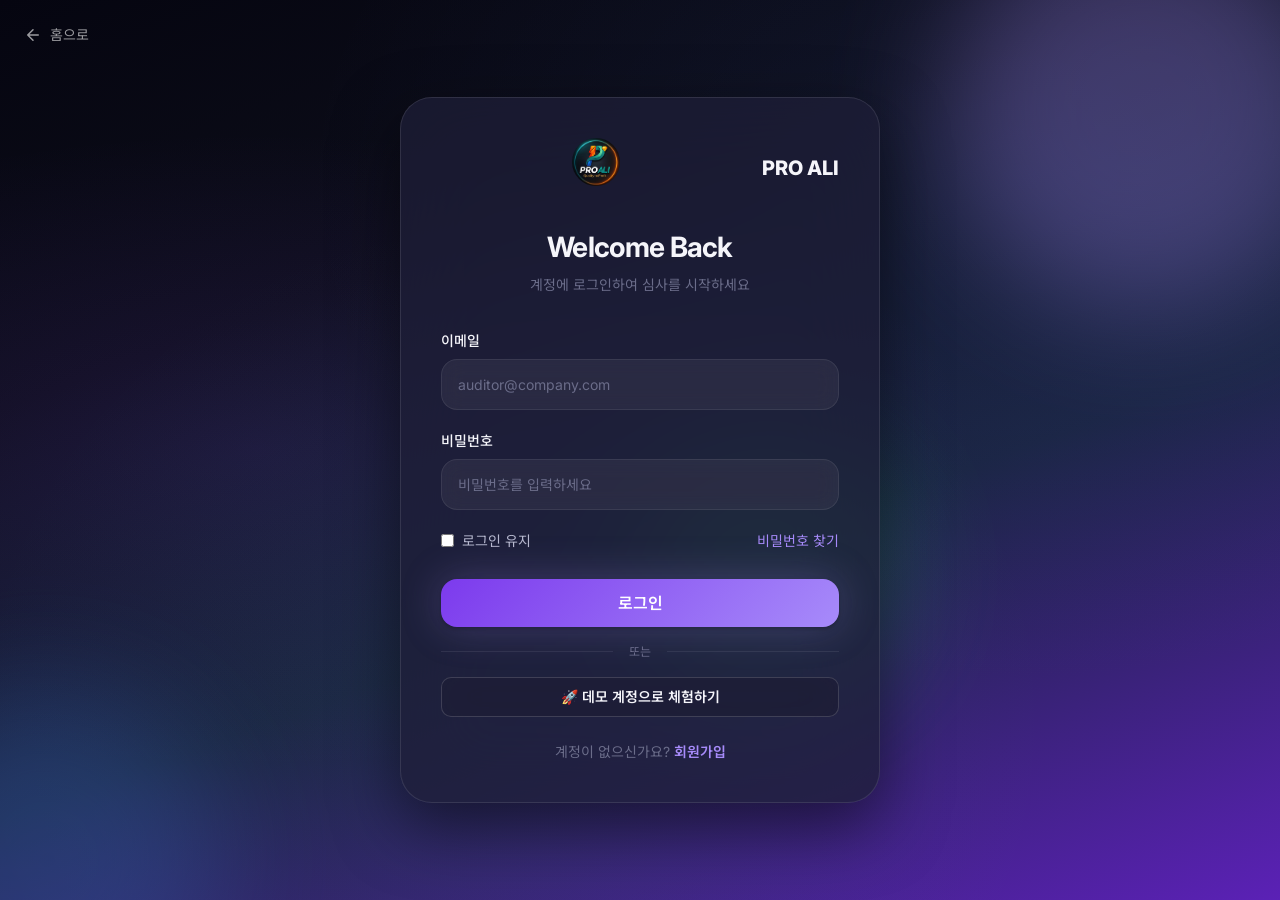
<file: login.html>
<!DOCTYPE html>
<html lang="ko" data-theme="dark">
<head>
  <meta charset="UTF-8">
  <meta name="viewport" content="width=device-width, initial-scale=1.0">
  <meta name="description" content="PRO ALI SMART Audit Copilot — 로그인 및 회원가입">
  <title>로그인 — Audit Copilot</title>
  <link rel="stylesheet" href="css/design-system.css?v=3">
  <link rel="stylesheet" href="css/components.css?v=3">
  <link rel="stylesheet" href="css/animations.css?v=3">
  <link rel="stylesheet" href="css/pages/login.css?v=3">
</head>
<body>

  <!-- ═══ Back Link ═══ -->
  <a href="index.html" class="back-to-landing">
    <svg width="18" height="18" viewBox="0 0 24 24" fill="none" stroke="currentColor" stroke-width="2" stroke-linecap="round" stroke-linejoin="round"><path d="M19 12H5M12 19l-7-7 7-7"/></svg>
    홈으로
  </a>

  <!-- ═══ Decorative Orbs ═══ -->
  <div class="login-page">
    <div class="orb orb-1"></div>
    <div class="orb orb-2"></div>
    <div class="orb orb-3"></div>

    <div class="auth-container">
      <div class="auth-card">
        <!-- Logo -->
        <a href="index.html" class="auth-logo">
          <div class="logo-icon" style="background: none; padding: 0; display: flex; align-items: center; justify-content: center; width: 48px; height: 48px; margin: 0 auto 12px auto;">
            <img src="assets/images/logo_dark.jpg" alt="PRO ALI" style="width: 100%; height: 100%; object-fit: cover; border-radius: 50%;">
          </div>
          <div class="logo-text" style="font-weight: 800; font-size: 20px; color: var(--color-text);">PRO ALI</div>
        </a>

        <!-- ═══ Login Panel ═══ -->
        <div id="loginPanel" class="auth-panel active">
          <h1 class="auth-title">Welcome Back</h1>
          <p class="auth-subtitle">계정에 로그인하여 심사를 시작하세요</p>

          <div id="loginMessage" class="auth-message"></div>

          <form class="auth-form" id="loginForm" onsubmit="handleLogin(event)">
            <div class="form-group">
              <label class="form-label" for="loginEmail">이메일</label>
              <input type="email" id="loginEmail" class="form-input" placeholder="auditor@company.com" required autocomplete="email">
            </div>
            <div class="form-group">
              <label class="form-label" for="loginPassword">비밀번호</label>
              <input type="password" id="loginPassword" class="form-input" placeholder="비밀번호를 입력하세요" required autocomplete="current-password">
            </div>
            <div style="display: flex; justify-content: space-between; align-items: center;">
              <label style="display: flex; align-items: center; gap: 8px; font-size: var(--text-sm); color: var(--color-text-secondary); cursor: pointer;">
                <input type="checkbox" id="rememberMe" style="accent-color: var(--color-accent);"> 로그인 유지
              </label>
              <a href="#" style="font-size: var(--text-sm); color: var(--color-accent);">비밀번호 찾기</a>
            </div>
            <button type="submit" class="btn btn-accent btn-submit hover-shine" id="loginBtn">
              로그인
            </button>
          </form>

          <div class="auth-divider">
            <span>또는</span>
          </div>

          <button class="btn btn-secondary" style="width: 100%; padding: var(--space-3);" onclick="showDemoLogin()">
            🚀 데모 계정으로 체험하기
          </button>

          <div class="auth-switch">
            계정이 없으신가요? <a onclick="switchPanel('register')">회원가입</a>
          </div>
        </div>

        <!-- ═══ Register Panel ═══ -->
        <div id="registerPanel" class="auth-panel">
          <h1 class="auth-title">Create Account</h1>
          <p class="auth-subtitle">무료로 가입하고 AI 심사를 시작하세요</p>

          <div id="registerMessage" class="auth-message"></div>

          <form class="auth-form" id="registerForm" onsubmit="handleRegister(event)">
            <div class="form-group">
              <label class="form-label" for="regName">이름 <span class="required">*</span></label>
              <input type="text" id="regName" class="form-input" placeholder="홍길동" required>
            </div>
            <div class="form-group">
              <label class="form-label" for="regEmail">이메일 <span class="required">*</span></label>
              <input type="email" id="regEmail" class="form-input" placeholder="auditor@company.com" required>
            </div>
            <div class="form-group">
              <label class="form-label" for="regPassword">비밀번호 <span class="required">*</span></label>
              <input type="password" id="regPassword" class="form-input" placeholder="8자 이상 영문/숫자/특수문자" required minlength="8" oninput="updatePasswordStrength(this.value)">
              <div class="password-strength">
                <div class="strength-bar" id="str1"></div>
                <div class="strength-bar" id="str2"></div>
                <div class="strength-bar" id="str3"></div>
                <div class="strength-bar" id="str4"></div>
              </div>
            </div>
            <div class="form-group">
              <label class="form-label" for="regOrg">조직명</label>
              <input type="text" id="regOrg" class="form-input" placeholder="회사명 또는 인증기관명">
            </div>
            <div class="form-group">
              <label class="form-label">역할 선택 <span class="required">*</span></label>
              <div class="role-select">
                <label class="role-option selected" onclick="selectRole(this)">
                  <input type="radio" name="role" value="auditor" checked>
                  <span class="role-check"></span>
                  심사원
                </label>
                <label class="role-option" onclick="selectRole(this)">
                  <input type="radio" name="role" value="lead-auditor">
                  <span class="role-check"></span>
                  선임심사원
                </label>
                <label class="role-option" onclick="selectRole(this)">
                  <input type="radio" name="role" value="consultant">
                  <span class="role-check"></span>
                  컨설턴트
                </label>
                <label class="role-option" onclick="selectRole(this)">
                  <input type="radio" name="role" value="quality-manager">
                  <span class="role-check"></span>
                  품질관리자
                </label>
              </div>
            </div>

            <label style="display: flex; align-items: flex-start; gap: 8px; font-size: var(--text-xs); color: var(--color-text-secondary); cursor: pointer;">
              <input type="checkbox" id="agreeTerms" required style="accent-color: var(--color-accent); margin-top: 2px;">
              <span><a href="#" style="color: var(--color-accent);">이용약관</a> 및 <a href="#" style="color: var(--color-accent);">개인정보처리방침</a>에 동의합니다.</span>
            </label>

            <button type="submit" class="btn btn-accent btn-submit hover-shine" id="registerBtn">
              무료 계정 생성
            </button>
          </form>

          <div class="auth-switch">
            이미 계정이 있으신가요? <a onclick="switchPanel('login')">로그인</a>
          </div>
        </div>

      </div>
    </div>
  </div>

  <script>
    // ── Panel Switch ──
    function switchPanel(panel) {
      document.querySelectorAll('.auth-panel').forEach(p => p.classList.remove('active'));
      document.getElementById(panel + 'Panel').classList.add('active');
      clearMessages();
    }

    // ── Check URL Hash ──
    if (window.location.hash === '#register') {
      switchPanel('register');
    }

    // ── Role Selection ──
    function selectRole(el) {
      document.querySelectorAll('.role-option').forEach(r => r.classList.remove('selected'));
      el.classList.add('selected');
      el.querySelector('input').checked = true;
    }

    // ── Password Strength ──
    function updatePasswordStrength(password) {
      const bars = [
        document.getElementById('str1'),
        document.getElementById('str2'),
        document.getElementById('str3'),
        document.getElementById('str4')
      ];

      let score = 0;
      if (password.length >= 8) score++;
      if (/[A-Z]/.test(password)) score++;
      if (/[0-9]/.test(password)) score++;
      if (/[^A-Za-z0-9]/.test(password)) score++;

      const levelClass = score <= 1 ? 'weak' : score <= 2 ? 'medium' : 'strong';

      bars.forEach((bar, i) => {
        bar.className = 'strength-bar';
        if (i < score) {
          bar.classList.add('active', levelClass);
        }
      });
    }

    // ── Show Message ──
    function showMessage(panelId, type, text) {
      const msgEl = document.getElementById(panelId + 'Message');
      msgEl.className = `auth-message show ${type}`;
      msgEl.innerHTML = `${type === 'success' ? '✅' : '❌'} ${text}`;
    }

    function clearMessages() {
      document.querySelectorAll('.auth-message').forEach(m => {
        m.className = 'auth-message';
        m.innerHTML = '';
      });
    }

    // ── SHA-256 Hash (Web Crypto API) ──
    async function sha256(message) {
      const msgBuffer = new TextEncoder().encode(message);
      const hashBuffer = await crypto.subtle.digest('SHA-256', msgBuffer);
      const hashArray = Array.from(new Uint8Array(hashBuffer));
      return hashArray.map(b => b.toString(16).padStart(2, '0')).join('');
    }

    // ── Google Apps Script API URL ──
    // TODO: 배포 후 실제 URL로 교체
    const API_BASE_URL = '';

    // ── Login Handler ──
    async function handleLogin(e) {
      e.preventDefault();
      const btn = document.getElementById('loginBtn');
      btn.innerHTML = '<span class="loading-spinner" style="width:20px;height:20px;border-width:2px;"></span> 로그인 중...';
      btn.disabled = true;

      const email = document.getElementById('loginEmail').value;
      const password = document.getElementById('loginPassword').value;

      try {
        if (API_BASE_URL) {
          // 실제 API 호출
          const passwordHash = await sha256(password);
          const response = await fetch(`${API_BASE_URL}?action=login`, {
            method: 'POST',
            headers: { 'Content-Type': 'application/json' },
            body: JSON.stringify({ email, password_hash: passwordHash })
          });
          const data = await response.json();

          if (data.success) {
            localStorage.setItem('audit_session', JSON.stringify({
              token: data.token,
              user: data.user
            }));
            showMessage('login', 'success', '로그인 성공! Dashboard로 이동합니다.');
            setTimeout(() => window.location.href = 'dashboard.html', 1000);
          } else {
            showMessage('login', 'error', data.message || '이메일 또는 비밀번호가 올바르지 않습니다.');
          }
        } else {
          // 데모 모드 — localStorage에서 사용자 확인
          const users = JSON.parse(localStorage.getItem('audit_users') || '[]');
          const passwordHash = await sha256(password);
          const user = users.find(u => u.email === email && u.password_hash === passwordHash);

          if (user) {
            const session = {
              token: 'demo-' + Date.now(),
              user: { id: user.id, name: user.name, email: user.email, role: user.role, plan: user.plan }
            };
            localStorage.setItem('audit_session', JSON.stringify(session));
            showMessage('login', 'success', '로그인 성공! Dashboard로 이동합니다.');
            setTimeout(() => window.location.href = 'dashboard.html', 1000);
          } else {
            showMessage('login', 'error', '이메일 또는 비밀번호가 올바르지 않습니다.');
          }
        }
      } catch (err) {
        showMessage('login', 'error', '서버 연결에 실패했습니다. 잠시 후 다시 시도해주세요.');
      }

      btn.innerHTML = '로그인';
      btn.disabled = false;
    }

    // ── Register Handler ──
    async function handleRegister(e) {
      e.preventDefault();
      const btn = document.getElementById('registerBtn');
      btn.innerHTML = '<span class="loading-spinner" style="width:20px;height:20px;border-width:2px;"></span> 가입 중...';
      btn.disabled = true;

      const name = document.getElementById('regName').value;
      const email = document.getElementById('regEmail').value;
      const password = document.getElementById('regPassword').value;
      const org = document.getElementById('regOrg').value;
      const role = document.querySelector('input[name="role"]:checked').value;

      try {
        const passwordHash = await sha256(password);

        if (API_BASE_URL) {
          const response = await fetch(`${API_BASE_URL}?action=register`, {
            method: 'POST',
            headers: { 'Content-Type': 'application/json' },
            body: JSON.stringify({ name, email, password_hash: passwordHash, org, role })
          });
          const data = await response.json();

          if (data.success) {
            showMessage('register', 'success', '회원가입 완료! 로그인 페이지로 이동합니다.');
            setTimeout(() => switchPanel('login'), 1500);
          } else {
            showMessage('register', 'error', data.message || '회원가입에 실패했습니다.');
          }
        } else {
          // 데모 모드 — localStorage에 저장
          const users = JSON.parse(localStorage.getItem('audit_users') || '[]');

          if (users.find(u => u.email === email)) {
            showMessage('register', 'error', '이미 등록된 이메일입니다.');
          } else {
            const newUser = {
              id: 'user-' + Date.now(),
              name,
              email,
              password_hash: passwordHash,
              org,
              role,
              plan: 'free',
              created_at: new Date().toISOString()
            };
            users.push(newUser);
            localStorage.setItem('audit_users', JSON.stringify(users));
            showMessage('register', 'success', '회원가입 완료! 로그인해 주세요.');
            setTimeout(() => switchPanel('login'), 1500);
          }
        }
      } catch (err) {
        showMessage('register', 'error', '서버 연결에 실패했습니다. 잠시 후 다시 시도해주세요.');
      }

      btn.innerHTML = '무료 계정 생성';
      btn.disabled = false;
    }

    // ── Demo Login ──
    function showDemoLogin() {
      // 데모 계정 자동 생성 및 로그인
      const demoUser = {
        id: 'demo-user',
        name: 'Demo Auditor',
        email: 'demo@auditcopilot.com',
        role: 'lead-auditor',
        plan: 'pro'
      };

      const session = {
        token: 'demo-' + Date.now(),
        user: demoUser
      };

      localStorage.setItem('audit_session', JSON.stringify(session));
      showMessage('login', 'success', '데모 계정으로 로그인합니다!');
      setTimeout(() => window.location.href = 'dashboard.html', 800);
    }
  </script>

</body>
</html>
</file>
<file: css/design-system.css>
/* ============================================
   PRO ALI SMART Audit Copilot — Design System
   ============================================
   Core design tokens, CSS custom properties,
   and base styles for the entire platform.
   ============================================ */

/* ── Google Fonts ── */
@import url('https://fonts.googleapis.com/css2?family=Inter:wght@300;400;500;600;700;800;900&family=Noto+Sans+KR:wght@300;400;500;600;700;800;900&display=swap');

/* ============================================
   1. CSS Custom Properties (Design Tokens)
   ============================================ */
:root {
  /* ── Primary Colors ── */
  --color-primary: #1B2A4A;
  --color-primary-light: #2E4A7A;
  --color-primary-lighter: #3D5F99;
  --color-primary-dark: #0F1B33;
  --color-primary-50: #EBF0F9;
  --color-primary-100: #C7D4ED;
  --color-primary-200: #9FB5DE;
  --color-primary-500: #3B6BC7;
  --color-primary-600: #2E5AAF;
  --color-primary-700: #1B2A4A;

  /* ── Secondary (Starbucks Green) ── */
  --color-secondary: #1E6B45;
  --color-secondary-light: #28855A;
  --color-secondary-dark: #154D32;
  --color-secondary-50: #E8F5EE;

  /* ── Accent (AI Purple) ── */
  --color-accent: #7C3AED;
  --color-accent-light: #A78BFA;
  --color-accent-dark: #5B21B6;
  --color-accent-50: #F3EEFF;
  --color-accent-glow: rgba(124, 58, 237, 0.3);

  /* ── Semantic Colors ── */
  --color-success: #059669;
  --color-success-light: #34D399;
  --color-success-50: #ECFDF5;
  --color-warning: #D97706;
  --color-warning-light: #FBBF24;
  --color-warning-50: #FFFBEB;
  --color-danger: #DC2626;
  --color-danger-light: #F87171;
  --color-danger-50: #FEF2F2;
  --color-info: #2563EB;
  --color-info-light: #60A5FA;
  --color-info-50: #EFF6FF;

  /* ── Neutral Colors ── */
  --color-white: #FFFFFF;
  --color-black: #000000;
  --color-gray-50: #F9FAFB;
  --color-gray-100: #F3F4F6;
  --color-gray-200: #E5E7EB;
  --color-gray-300: #D1D5DB;
  --color-gray-400: #9CA3AF;
  --color-gray-500: #6B7280;
  --color-gray-600: #4B5563;
  --color-gray-700: #374151;
  --color-gray-800: #1F2937;
  --color-gray-900: #111827;

  /* ── Surface & Background (Light Mode) ── */
  --color-bg: #F0F2F5;
  --color-bg-secondary: #E8EBF0;
  --color-surface: rgba(255, 255, 255, 0.85);
  --color-surface-hover: rgba(255, 255, 255, 0.95);
  --color-surface-elevated: rgba(255, 255, 255, 0.92);
  --color-glass: rgba(255, 255, 255, 0.25);
  --color-glass-border: rgba(255, 255, 255, 0.35);
  --color-glass-hover: rgba(255, 255, 255, 0.35);
  --color-overlay: rgba(0, 0, 0, 0.5);

  /* ── Text Colors ── */
  --color-text: #111827;
  --color-text-secondary: #4B5563;
  --color-text-tertiary: #9CA3AF;
  --color-text-inverse: #FFFFFF;
  --color-text-link: #2563EB;
  --color-text-on-primary: #FFFFFF;

  /* ── Border ── */
  --color-border: rgba(0, 0, 0, 0.08);
  --color-border-strong: rgba(0, 0, 0, 0.15);
  --color-border-focus: #7C3AED;

  /* ── Gradients ── */
  --gradient-primary: linear-gradient(135deg, #1B2A4A 0%, #2E4A7A 50%, #3D5F99 100%);
  --gradient-accent: linear-gradient(135deg, #7C3AED 0%, #A78BFA 100%);
  --gradient-hero: linear-gradient(160deg, #0F1B33 0%, #1B2A4A 30%, #2E4A7A 60%, #7C3AED 100%);
  --gradient-card: linear-gradient(145deg, rgba(255,255,255,0.9) 0%, rgba(255,255,255,0.6) 100%);
  --gradient-success: linear-gradient(135deg, #059669 0%, #34D399 100%);
  --gradient-warning: linear-gradient(135deg, #D97706 0%, #FBBF24 100%);
  --gradient-danger: linear-gradient(135deg, #DC2626 0%, #F87171 100%);
  --gradient-mesh: radial-gradient(ellipse at 20% 50%, rgba(124, 58, 237, 0.08) 0%, transparent 50%),
                   radial-gradient(ellipse at 80% 20%, rgba(59, 107, 199, 0.06) 0%, transparent 50%),
                   radial-gradient(ellipse at 40% 80%, rgba(30, 107, 69, 0.05) 0%, transparent 50%);

  /* ── Typography ── */
  --font-primary: 'Inter', 'Noto Sans KR', -apple-system, BlinkMacSystemFont, 'Segoe UI', sans-serif;
  --font-mono: 'JetBrains Mono', 'Fira Code', 'Consolas', monospace;

  --text-display: 3rem;      /* 48px */
  --text-h1: 2.25rem;        /* 36px */
  --text-h2: 1.75rem;        /* 28px */
  --text-h3: 1.375rem;       /* 22px */
  --text-h4: 1.125rem;       /* 18px */
  --text-body: 1rem;         /* 16px */
  --text-sm: 0.875rem;       /* 14px */
  --text-xs: 0.75rem;        /* 12px */

  --weight-light: 300;
  --weight-regular: 400;
  --weight-medium: 500;
  --weight-semibold: 600;
  --weight-bold: 700;
  --weight-extrabold: 800;

  --leading-tight: 1.25;
  --leading-normal: 1.5;
  --leading-relaxed: 1.75;
  --letter-tight: -0.025em;
  --letter-normal: 0em;

  /* ── Spacing ── */
  --space-1: 0.25rem;    /* 4px */
  --space-2: 0.5rem;     /* 8px */
  --space-3: 0.75rem;    /* 12px */
  --space-4: 1rem;       /* 16px */
  --space-5: 1.25rem;    /* 20px */
  --space-6: 1.5rem;     /* 24px */
  --space-8: 2rem;       /* 32px */
  --space-10: 2.5rem;    /* 40px */
  --space-12: 3rem;      /* 48px */
  --space-16: 4rem;      /* 64px */
  --space-20: 5rem;      /* 80px */
  --space-24: 6rem;      /* 96px */

  /* ── Border Radius ── */
  --radius-sm: 6px;
  --radius-md: 10px;
  --radius-lg: 16px;
  --radius-xl: 24px;
  --radius-2xl: 32px;
  --radius-full: 9999px;

  /* ── Shadows ── */
  --shadow-xs: 0 1px 2px rgba(0, 0, 0, 0.04);
  --shadow-sm: 0 2px 4px rgba(0, 0, 0, 0.06);
  --shadow-md: 0 4px 12px rgba(0, 0, 0, 0.08);
  --shadow-lg: 0 8px 24px rgba(0, 0, 0, 0.1);
  --shadow-xl: 0 16px 48px rgba(0, 0, 0, 0.12);
  --shadow-2xl: 0 24px 64px rgba(0, 0, 0, 0.16);
  --shadow-glass: 0 8px 32px rgba(0, 0, 0, 0.08);
  --shadow-glow-accent: 0 0 30px rgba(124, 58, 237, 0.2);
  --shadow-glow-primary: 0 0 30px rgba(27, 42, 74, 0.2);
  --shadow-inner: inset 0 2px 4px rgba(0, 0, 0, 0.06);

  /* ── Transitions ── */
  --transition-fast: 150ms cubic-bezier(0.4, 0, 0.2, 1);
  --transition-base: 250ms cubic-bezier(0.4, 0, 0.2, 1);
  --transition-slow: 400ms cubic-bezier(0.4, 0, 0.2, 1);
  --transition-spring: 500ms cubic-bezier(0.34, 1.56, 0.64, 1);

  /* ── Z-Index ── */
  --z-dropdown: 100;
  --z-sticky: 200;
  --z-fixed: 300;
  --z-modal-backdrop: 400;
  --z-modal: 500;
  --z-popover: 600;
  --z-tooltip: 700;
  --z-toast: 800;

  /* ── Glassmorphism ── */
  --glass-blur: 20px;
  --glass-blur-heavy: 40px;

  /* ── Layout ── */
  --sidebar-width: 280px;
  --sidebar-collapsed: 72px;
  --header-height: 64px;
  --content-max-width: 1440px;
  --container-padding: var(--space-6);
}

/* ============================================
   2. Dark Mode Tokens
   ============================================ */
[data-theme="dark"] {
  --color-primary: #4A7CFF;
  --color-primary-light: #6B9AFF;
  --color-primary-lighter: #8BB4FF;
  --color-primary-dark: #2E5AAF;
  --color-primary-50: #1A2340;
  --color-primary-700: #4A7CFF;

  --color-secondary: #2ECC71;
  --color-secondary-light: #58D68D;
  --color-secondary-dark: #27AE60;
  --color-secondary-50: #1A3A2A;

  --color-accent: #A78BFA;
  --color-accent-light: #C4B5FD;
  --color-accent-dark: #7C3AED;
  --color-accent-50: #2D1F5E;
  --color-accent-glow: rgba(167, 139, 250, 0.3);

  --color-success: #34D399;
  --color-success-light: #6EE7B7;
  --color-success-50: #1A3A2A;
  --color-warning: #FBBF24;
  --color-warning-light: #FCD34D;
  --color-warning-50: #3A341A;
  --color-danger: #F87171;
  --color-danger-light: #FCA5A5;
  --color-danger-50: #3A1A1A;
  --color-info: #60A5FA;
  --color-info-light: #93C5FD;
  --color-info-50: #1A2A3A;

  --color-gray-50: #1A1B2E;
  --color-gray-100: #1F2041;
  --color-gray-200: #2A2C4A;
  --color-gray-300: #3D3F5C;
  --color-gray-400: #6B6D8A;
  --color-gray-500: #9395B0;
  --color-gray-600: #B8BAD0;
  --color-gray-700: #D5D7E5;
  --color-gray-800: #EAEBF2;
  --color-gray-900: #F5F5FA;

  --color-bg: #0D0E1A;
  --color-bg-secondary: #141528;
  --color-surface: rgba(30, 30, 55, 0.75);
  --color-surface-hover: rgba(40, 40, 70, 0.85);
  --color-surface-elevated: rgba(35, 35, 60, 0.85);
  --color-glass: rgba(255, 255, 255, 0.06);
  --color-glass-border: rgba(255, 255, 255, 0.1);
  --color-glass-hover: rgba(255, 255, 255, 0.1);
  --color-overlay: rgba(0, 0, 0, 0.7);

  --color-text: #F5F5FA;
  --color-text-secondary: #B8BAD0;
  --color-text-tertiary: #6B6D8A;
  --color-text-inverse: #111827;
  --color-text-link: #60A5FA;

  --color-border: rgba(255, 255, 255, 0.08);
  --color-border-strong: rgba(255, 255, 255, 0.15);
  --color-border-focus: #A78BFA;

  --gradient-primary: linear-gradient(135deg, #1A2340 0%, #2E4A7A 50%, #4A7CFF 100%);
  --gradient-accent: linear-gradient(135deg, #7C3AED 0%, #A78BFA 100%);
  --gradient-hero: linear-gradient(160deg, #050510 0%, #0D0E1A 30%, #1A2340 60%, #5B21B6 100%);
  --gradient-card: linear-gradient(145deg, rgba(30,30,55,0.8) 0%, rgba(20,20,40,0.6) 100%);
  --gradient-mesh: radial-gradient(ellipse at 20% 50%, rgba(124, 58, 237, 0.12) 0%, transparent 50%),
                   radial-gradient(ellipse at 80% 20%, rgba(74, 124, 255, 0.08) 0%, transparent 50%),
                   radial-gradient(ellipse at 40% 80%, rgba(46, 204, 113, 0.06) 0%, transparent 50%);

  --shadow-xs: 0 1px 2px rgba(0, 0, 0, 0.2);
  --shadow-sm: 0 2px 4px rgba(0, 0, 0, 0.25);
  --shadow-md: 0 4px 12px rgba(0, 0, 0, 0.3);
  --shadow-lg: 0 8px 24px rgba(0, 0, 0, 0.35);
  --shadow-xl: 0 16px 48px rgba(0, 0, 0, 0.4);
  --shadow-2xl: 0 24px 64px rgba(0, 0, 0, 0.5);
  --shadow-glass: 0 8px 32px rgba(0, 0, 0, 0.3);
  --shadow-glow-accent: 0 0 40px rgba(167, 139, 250, 0.25);
  --shadow-glow-primary: 0 0 40px rgba(74, 124, 255, 0.25);
}

/* ============================================
   3. CSS Reset & Base
   ============================================ */
*,
*::before,
*::after {
  box-sizing: border-box;
  margin: 0;
  padding: 0;
}

html {
  font-size: 16px;
  scroll-behavior: smooth;
  -webkit-text-size-adjust: 100%;
  -webkit-font-smoothing: antialiased;
  -moz-osx-font-smoothing: grayscale;
}

body {
  font-family: var(--font-primary);
  font-size: var(--text-body);
  font-weight: var(--weight-regular);
  line-height: var(--leading-normal);
  color: var(--color-text);
  background-color: var(--color-bg);
  min-height: 100vh;
  overflow-x: hidden;
  transition: background-color var(--transition-slow), color var(--transition-slow);
}

/* ── Typography Base ── */
h1, h2, h3, h4, h5, h6 {
  font-weight: var(--weight-bold);
  line-height: var(--leading-tight);
  letter-spacing: var(--letter-tight);
  color: var(--color-text);
}

h1 { font-size: var(--text-h1); }
h2 { font-size: var(--text-h2); }
h3 { font-size: var(--text-h3); }
h4 { font-size: var(--text-h4); }

p {
  line-height: var(--leading-relaxed);
  color: var(--color-text-secondary);
}

a {
  color: var(--color-text-link);
  text-decoration: none;
  transition: color var(--transition-fast);
}

a:hover {
  color: var(--color-accent);
}

img {
  max-width: 100%;
  height: auto;
  display: block;
}

ul, ol {
  list-style: none;
}

button {
  font-family: var(--font-primary);
  cursor: pointer;
  border: none;
  background: none;
  font-size: inherit;
  color: inherit;
}

input, select, textarea {
  font-family: var(--font-primary);
  font-size: var(--text-body);
  color: var(--color-text);
  outline: none;
}

/* ── Selection ── */
::selection {
  background-color: var(--color-accent);
  color: var(--color-white);
}

/* ── Scrollbar ── */
::-webkit-scrollbar {
  width: 6px;
  height: 6px;
}

::-webkit-scrollbar-track {
  background: transparent;
}

::-webkit-scrollbar-thumb {
  background: var(--color-gray-300);
  border-radius: var(--radius-full);
}

::-webkit-scrollbar-thumb:hover {
  background: var(--color-gray-400);
}

[data-theme="dark"] ::-webkit-scrollbar-thumb {
  background: var(--color-gray-600);
}

[data-theme="dark"] ::-webkit-scrollbar-thumb:hover {
  background: var(--color-gray-500);
}

/* ── Focus Visible ── */
:focus-visible {
  outline: 2px solid var(--color-border-focus);
  outline-offset: 2px;
  border-radius: var(--radius-sm);
}

/* ── Utility Classes ── */
.sr-only {
  position: absolute;
  width: 1px;
  height: 1px;
  padding: 0;
  margin: -1px;
  overflow: hidden;
  clip: rect(0, 0, 0, 0);
  white-space: nowrap;
  border-width: 0;
}

.text-gradient {
  background: var(--gradient-accent);
  -webkit-background-clip: text;
  -webkit-text-fill-color: transparent;
  background-clip: text;
}

.text-gradient-primary {
  background: var(--gradient-primary);
  -webkit-background-clip: text;
  -webkit-text-fill-color: transparent;
  background-clip: text;
}

.truncate {
  overflow: hidden;
  text-overflow: ellipsis;
  white-space: nowrap;
}

.container {
  max-width: var(--content-max-width);
  margin: 0 auto;
  padding: 0 var(--container-padding);
}
</file>
<file: css/components.css>
/* ============================================
   PRO ALI SMART Audit Copilot — Components
   ============================================
   Reusable UI components built on design tokens
   ============================================ */

/* ============================================
   1. BUTTONS
   ============================================ */

/* ── Base Button ── */
.btn {
  display: inline-flex;
  align-items: center;
  justify-content: center;
  gap: var(--space-2);
  padding: var(--space-3) var(--space-6);
  font-size: var(--text-sm);
  font-weight: var(--weight-semibold);
  line-height: 1;
  border-radius: var(--radius-md);
  transition: all var(--transition-base);
  white-space: nowrap;
  position: relative;
  overflow: hidden;
}

.btn::after {
  content: '';
  position: absolute;
  inset: 0;
  background: linear-gradient(rgba(255,255,255,0.1), transparent);
  opacity: 0;
  transition: opacity var(--transition-fast);
}

.btn:hover::after {
  opacity: 1;
}

.btn:active {
  transform: scale(0.97);
}

/* ── Button Variants ── */
.btn-primary {
  background: var(--gradient-primary);
  color: var(--color-text-on-primary);
  box-shadow: var(--shadow-sm), var(--shadow-glow-primary);
}

.btn-primary:hover {
  box-shadow: var(--shadow-md), var(--shadow-glow-primary);
  transform: translateY(-1px);
}

.btn-accent {
  background: var(--gradient-accent);
  color: var(--color-white);
  box-shadow: var(--shadow-sm), var(--shadow-glow-accent);
}

.btn-accent:hover {
  box-shadow: var(--shadow-md), var(--shadow-glow-accent);
  transform: translateY(-1px);
}

.btn-secondary {
  background: var(--color-surface);
  color: var(--color-text);
  border: 1px solid var(--color-border-strong);
  backdrop-filter: blur(var(--glass-blur));
}

.btn-secondary:hover {
  background: var(--color-surface-hover);
  border-color: var(--color-accent);
  color: var(--color-accent);
}

.btn-ghost {
  background: transparent;
  color: var(--color-text-secondary);
}

.btn-ghost:hover {
  background: var(--color-glass);
  color: var(--color-text);
}

.btn-danger {
  background: var(--gradient-danger);
  color: var(--color-white);
}

.btn-success {
  background: var(--gradient-success);
  color: var(--color-white);
}

/* ── Button Sizes ── */
.btn-sm {
  padding: var(--space-2) var(--space-4);
  font-size: var(--text-xs);
  border-radius: var(--radius-sm);
}

.btn-lg {
  padding: var(--space-4) var(--space-8);
  font-size: var(--text-body);
  border-radius: var(--radius-lg);
}

.btn-xl {
  padding: var(--space-5) var(--space-10);
  font-size: var(--text-h4);
  border-radius: var(--radius-lg);
}

.btn-icon {
  padding: var(--space-3);
  border-radius: var(--radius-md);
}

.btn-icon.btn-sm {
  padding: var(--space-2);
}

/* ── Button with Icon ── */
.btn svg,
.btn .icon {
  width: 18px;
  height: 18px;
  flex-shrink: 0;
}

/* ============================================
   2. CARDS
   ============================================ */

/* ── Glass Card ── */
.card {
  background: var(--color-surface);
  backdrop-filter: blur(var(--glass-blur));
  -webkit-backdrop-filter: blur(var(--glass-blur));
  border: 1px solid var(--color-glass-border);
  border-radius: var(--radius-lg);
  padding: var(--space-6);
  box-shadow: var(--shadow-glass);
  transition: all var(--transition-base);
}

.card:hover {
  box-shadow: var(--shadow-lg);
  border-color: var(--color-accent);
  transform: translateY(-2px);
}

.card-header {
  display: flex;
  align-items: center;
  justify-content: space-between;
  margin-bottom: var(--space-4);
}

.card-title {
  font-size: var(--text-h4);
  font-weight: var(--weight-semibold);
  color: var(--color-text);
}

.card-body {
  flex: 1;
}

.card-footer {
  margin-top: var(--space-4);
  padding-top: var(--space-4);
  border-top: 1px solid var(--color-border);
}

/* ── Feature Card ── */
.card-feature {
  background: var(--gradient-card);
  backdrop-filter: blur(var(--glass-blur));
  border: 1px solid var(--color-glass-border);
  border-radius: var(--radius-xl);
  padding: var(--space-8);
  position: relative;
  overflow: hidden;
}

.card-feature::before {
  content: '';
  position: absolute;
  top: 0;
  left: 0;
  right: 0;
  height: 3px;
  background: var(--gradient-accent);
  opacity: 0;
  transition: opacity var(--transition-base);
}

.card-feature:hover::before {
  opacity: 1;
}

.card-feature .card-icon {
  width: 56px;
  height: 56px;
  border-radius: var(--radius-lg);
  display: flex;
  align-items: center;
  justify-content: center;
  font-size: 24px;
  margin-bottom: var(--space-4);
  background: var(--color-accent-50);
  color: var(--color-accent);
}

/* ── KPI Card ── */
.card-kpi {
  background: var(--color-surface);
  backdrop-filter: blur(var(--glass-blur));
  border: 1px solid var(--color-glass-border);
  border-radius: var(--radius-lg);
  padding: var(--space-5) var(--space-6);
  display: flex;
  flex-direction: column;
  gap: var(--space-2);
}

.card-kpi .kpi-label {
  font-size: var(--text-xs);
  font-weight: var(--weight-medium);
  color: var(--color-text-tertiary);
  text-transform: uppercase;
  letter-spacing: 0.05em;
}

.card-kpi .kpi-value {
  font-size: var(--text-h1);
  font-weight: var(--weight-extrabold);
  color: var(--color-text);
  line-height: 1;
}

.card-kpi .kpi-change {
  font-size: var(--text-xs);
  font-weight: var(--weight-semibold);
  display: flex;
  align-items: center;
  gap: var(--space-1);
}

.card-kpi .kpi-change.positive { color: var(--color-success); }
.card-kpi .kpi-change.negative { color: var(--color-danger); }

/* ============================================
   3. FORM ELEMENTS
   ============================================ */

/* ── Input Group ── */
.form-group {
  display: flex;
  flex-direction: column;
  gap: var(--space-2);
}

.form-label {
  font-size: var(--text-sm);
  font-weight: var(--weight-medium);
  color: var(--color-text);
}

.form-label .required {
  color: var(--color-danger);
  margin-left: var(--space-1);
}

/* ── Input ── */
.form-input {
  width: 100%;
  padding: var(--space-3) var(--space-4);
  background: var(--color-glass);
  border: 1px solid var(--color-border);
  border-radius: var(--radius-md);
  color: var(--color-text);
  font-size: var(--text-body);
  backdrop-filter: blur(10px);
  transition: all var(--transition-fast);
}

.form-input::placeholder {
  color: var(--color-text-tertiary);
}

.form-input:focus {
  border-color: var(--color-accent);
  box-shadow: 0 0 0 3px var(--color-accent-glow);
  background: var(--color-surface);
}

.form-input:hover:not(:focus) {
  border-color: var(--color-border-strong);
}

/* ── Select ── */
.form-select {
  appearance: none;
  width: 100%;
  padding: var(--space-3) var(--space-4);
  padding-right: var(--space-10);
  background: var(--color-glass) url("data:image/svg+xml,%3Csvg xmlns='http://www.w3.org/2000/svg' width='12' height='12' viewBox='0 0 12 12' fill='none'%3E%3Cpath d='M3 4.5L6 7.5L9 4.5' stroke='%236B7280' stroke-width='1.5' stroke-linecap='round'/%3E%3C/svg%3E") no-repeat right 12px center;
  border: 1px solid var(--color-border);
  border-radius: var(--radius-md);
  color: var(--color-text);
  font-size: var(--text-body);
  backdrop-filter: blur(10px);
  transition: all var(--transition-fast);
}

.form-select:focus {
  border-color: var(--color-accent);
  box-shadow: 0 0 0 3px var(--color-accent-glow);
}

/* ── Textarea ── */
.form-textarea {
  width: 100%;
  padding: var(--space-3) var(--space-4);
  background: var(--color-glass);
  border: 1px solid var(--color-border);
  border-radius: var(--radius-md);
  color: var(--color-text);
  font-size: var(--text-body);
  resize: vertical;
  min-height: 100px;
  backdrop-filter: blur(10px);
  transition: all var(--transition-fast);
}

.form-textarea:focus {
  border-color: var(--color-accent);
  box-shadow: 0 0 0 3px var(--color-accent-glow);
  background: var(--color-surface);
}

/* ============================================
   4. BADGES & TAGS
   ============================================ */
.badge {
  display: inline-flex;
  align-items: center;
  gap: var(--space-1);
  padding: var(--space-1) var(--space-3);
  font-size: var(--text-xs);
  font-weight: var(--weight-semibold);
  border-radius: var(--radius-full);
  white-space: nowrap;
}

.badge-primary {
  background: var(--color-primary-50);
  color: var(--color-primary);
}

.badge-accent {
  background: var(--color-accent-50);
  color: var(--color-accent);
}

.badge-success {
  background: var(--color-success-50);
  color: var(--color-success);
}

.badge-warning {
  background: var(--color-warning-50);
  color: var(--color-warning);
}

.badge-danger {
  background: var(--color-danger-50);
  color: var(--color-danger);
}

.badge-info {
  background: var(--color-info-50);
  color: var(--color-info);
}

/* ── Status Dot ── */
.status-dot {
  width: 8px;
  height: 8px;
  border-radius: var(--radius-full);
  display: inline-block;
}

.status-dot.active { background: var(--color-success); box-shadow: 0 0 8px var(--color-success); }
.status-dot.warning { background: var(--color-warning); box-shadow: 0 0 8px var(--color-warning); }
.status-dot.danger { background: var(--color-danger); box-shadow: 0 0 8px var(--color-danger); }
.status-dot.inactive { background: var(--color-gray-400); }

/* ============================================
   5. TABLES
   ============================================ */
.table-container {
  width: 100%;
  overflow-x: auto;
  border-radius: var(--radius-lg);
  background: var(--color-surface);
  backdrop-filter: blur(var(--glass-blur));
  border: 1px solid var(--color-glass-border);
}

.table {
  width: 100%;
  border-collapse: collapse;
}

.table th {
  padding: var(--space-3) var(--space-4);
  font-size: var(--text-xs);
  font-weight: var(--weight-semibold);
  text-transform: uppercase;
  letter-spacing: 0.05em;
  color: var(--color-text-tertiary);
  text-align: left;
  border-bottom: 1px solid var(--color-border);
  background: var(--color-glass);
}

.table td {
  padding: var(--space-4);
  font-size: var(--text-sm);
  color: var(--color-text);
  border-bottom: 1px solid var(--color-border);
  transition: background var(--transition-fast);
}

.table tbody tr:hover td {
  background: var(--color-glass-hover);
}

.table tbody tr:last-child td {
  border-bottom: none;
}

/* ============================================
   6. MODAL
   ============================================ */
.modal-backdrop {
  position: fixed;
  inset: 0;
  background: var(--color-overlay);
  backdrop-filter: blur(8px);
  z-index: var(--z-modal-backdrop);
  opacity: 0;
  visibility: hidden;
  transition: all var(--transition-base);
}

.modal-backdrop.active {
  opacity: 1;
  visibility: visible;
}

.modal {
  position: fixed;
  top: 50%;
  left: 50%;
  transform: translate(-50%, -50%) scale(0.95);
  background: var(--color-surface-elevated);
  backdrop-filter: blur(var(--glass-blur-heavy));
  border: 1px solid var(--color-glass-border);
  border-radius: var(--radius-xl);
  padding: var(--space-8);
  z-index: var(--z-modal);
  max-width: 560px;
  width: 90%;
  max-height: 85vh;
  overflow-y: auto;
  box-shadow: var(--shadow-2xl);
  opacity: 0;
  visibility: hidden;
  transition: all var(--transition-base);
}

.modal.active {
  opacity: 1;
  visibility: visible;
  transform: translate(-50%, -50%) scale(1);
}

.modal-header {
  display: flex;
  align-items: center;
  justify-content: space-between;
  margin-bottom: var(--space-6);
}

.modal-title {
  font-size: var(--text-h3);
  font-weight: var(--weight-bold);
}

.modal-close {
  width: 36px;
  height: 36px;
  border-radius: var(--radius-md);
  display: flex;
  align-items: center;
  justify-content: center;
  color: var(--color-text-tertiary);
  transition: all var(--transition-fast);
}

.modal-close:hover {
  background: var(--color-glass);
  color: var(--color-text);
}

/* ============================================
   7. TOOLTIP & DROPDOWN
   ============================================ */
.dropdown {
  position: relative;
}

.dropdown-menu {
  position: absolute;
  top: calc(100% + var(--space-2));
  right: 0;
  min-width: 200px;
  background: var(--color-surface-elevated);
  backdrop-filter: blur(var(--glass-blur-heavy));
  border: 1px solid var(--color-glass-border);
  border-radius: var(--radius-lg);
  padding: var(--space-2);
  box-shadow: var(--shadow-xl);
  z-index: var(--z-dropdown);
  opacity: 0;
  visibility: hidden;
  transform: translateY(-8px);
  transition: all var(--transition-fast);
}

.dropdown-menu.active {
  opacity: 1;
  visibility: visible;
  transform: translateY(0);
}

.dropdown-item {
  display: flex;
  align-items: center;
  gap: var(--space-3);
  padding: var(--space-2) var(--space-3);
  border-radius: var(--radius-md);
  font-size: var(--text-sm);
  color: var(--color-text);
  cursor: pointer;
  transition: all var(--transition-fast);
}

.dropdown-item:hover {
  background: var(--color-glass);
  color: var(--color-accent);
}

.dropdown-divider {
  height: 1px;
  background: var(--color-border);
  margin: var(--space-2) 0;
}

/* ============================================
   8. PROGRESS & METERS
   ============================================ */
.progress-bar {
  width: 100%;
  height: 8px;
  background: var(--color-glass);
  border-radius: var(--radius-full);
  overflow: hidden;
}

.progress-bar-fill {
  height: 100%;
  border-radius: var(--radius-full);
  background: var(--gradient-accent);
  transition: width var(--transition-slow);
}

.progress-bar-fill.success { background: var(--gradient-success); }
.progress-bar-fill.warning { background: var(--gradient-warning); }
.progress-bar-fill.danger { background: var(--gradient-danger); }

/* ============================================
   9. AI CHAT INTERFACE
   ============================================ */
.chat-container {
  display: flex;
  flex-direction: column;
  height: 100%;
}

.chat-messages {
  flex: 1;
  overflow-y: auto;
  padding: var(--space-4);
  display: flex;
  flex-direction: column;
  gap: var(--space-4);
}

.chat-bubble {
  max-width: 80%;
  padding: var(--space-4) var(--space-5);
  border-radius: var(--radius-lg);
  font-size: var(--text-sm);
  line-height: var(--leading-relaxed);
  animation: fadeSlideUp 0.3s ease-out;
}

.chat-bubble.user {
  align-self: flex-end;
  background: var(--gradient-primary);
  color: var(--color-white);
  border-bottom-right-radius: var(--radius-sm);
}

.chat-bubble.ai {
  align-self: flex-start;
  background: var(--color-surface);
  backdrop-filter: blur(var(--glass-blur));
  border: 1px solid var(--color-glass-border);
  color: var(--color-text);
  border-bottom-left-radius: var(--radius-sm);
}

.chat-bubble.ai .source-tag {
  display: inline-flex;
  align-items: center;
  gap: var(--space-1);
  margin-top: var(--space-2);
  padding: var(--space-1) var(--space-2);
  background: var(--color-accent-50);
  color: var(--color-accent);
  font-size: var(--text-xs);
  border-radius: var(--radius-sm);
  font-weight: var(--weight-medium);
}

.chat-input-area {
  padding: var(--space-4);
  border-top: 1px solid var(--color-border);
  background: var(--color-surface);
  backdrop-filter: blur(var(--glass-blur));
}

.chat-input-wrapper {
  display: flex;
  align-items: center;
  gap: var(--space-3);
  background: var(--color-glass);
  border: 1px solid var(--color-border);
  border-radius: var(--radius-lg);
  padding: var(--space-2) var(--space-3);
  transition: border-color var(--transition-fast);
}

.chat-input-wrapper:focus-within {
  border-color: var(--color-accent);
  box-shadow: 0 0 0 3px var(--color-accent-glow);
}

.chat-input {
  flex: 1;
  border: none;
  background: transparent;
  padding: var(--space-2);
  font-size: var(--text-sm);
  color: var(--color-text);
}

.chat-input::placeholder {
  color: var(--color-text-tertiary);
}

.chat-send-btn {
  width: 40px;
  height: 40px;
  border-radius: var(--radius-md);
  background: var(--gradient-accent);
  color: var(--color-white);
  display: flex;
  align-items: center;
  justify-content: center;
  flex-shrink: 0;
  transition: all var(--transition-fast);
}

.chat-send-btn:hover {
  transform: scale(1.05);
  box-shadow: var(--shadow-glow-accent);
}

/* ============================================
   10. TABS
   ============================================ */
.tabs {
  display: flex;
  gap: var(--space-1);
  border-bottom: 1px solid var(--color-border);
  padding-bottom: 0;
}

.tab {
  padding: var(--space-3) var(--space-5);
  font-size: var(--text-sm);
  font-weight: var(--weight-medium);
  color: var(--color-text-tertiary);
  border-bottom: 2px solid transparent;
  margin-bottom: -1px;
  cursor: pointer;
  transition: all var(--transition-fast);
}

.tab:hover {
  color: var(--color-text);
}

.tab.active {
  color: var(--color-accent);
  border-bottom-color: var(--color-accent);
}

/* ============================================
   11. TOAST / NOTIFICATION
   ============================================ */
.toast-container {
  position: fixed;
  top: var(--space-6);
  right: var(--space-6);
  z-index: var(--z-toast);
  display: flex;
  flex-direction: column;
  gap: var(--space-3);
}

.toast {
  display: flex;
  align-items: center;
  gap: var(--space-3);
  padding: var(--space-4) var(--space-5);
  background: var(--color-surface-elevated);
  backdrop-filter: blur(var(--glass-blur-heavy));
  border: 1px solid var(--color-glass-border);
  border-radius: var(--radius-lg);
  box-shadow: var(--shadow-xl);
  min-width: 320px;
  animation: slideInRight 0.4s var(--transition-spring);
}

.toast.success { border-left: 3px solid var(--color-success); }
.toast.warning { border-left: 3px solid var(--color-warning); }
.toast.error { border-left: 3px solid var(--color-danger); }
.toast.info { border-left: 3px solid var(--color-info); }

/* ============================================
   12. AVATAR
   ============================================ */
.avatar {
  width: 40px;
  height: 40px;
  border-radius: var(--radius-full);
  overflow: hidden;
  flex-shrink: 0;
  display: flex;
  align-items: center;
  justify-content: center;
  font-weight: var(--weight-semibold);
  font-size: var(--text-sm);
  background: var(--gradient-accent);
  color: var(--color-white);
}

.avatar img {
  width: 100%;
  height: 100%;
  object-fit: cover;
}

.avatar-sm { width: 32px; height: 32px; font-size: var(--text-xs); }
.avatar-lg { width: 56px; height: 56px; font-size: var(--text-h4); }

/* ============================================
   13. LOADING / SKELETON
   ============================================ */
.skeleton {
  background: linear-gradient(90deg, var(--color-glass) 25%, var(--color-glass-hover) 50%, var(--color-glass) 75%);
  background-size: 200% 100%;
  animation: shimmer 1.5s infinite;
  border-radius: var(--radius-md);
}

.loading-spinner {
  width: 24px;
  height: 24px;
  border: 3px solid var(--color-glass);
  border-top-color: var(--color-accent);
  border-radius: var(--radius-full);
  animation: spin 0.8s linear infinite;
}

.loading-dots {
  display: flex;
  gap: var(--space-1);
}

.loading-dots span {
  width: 8px;
  height: 8px;
  border-radius: var(--radius-full);
  background: var(--color-accent);
  animation: bounce 1.4s infinite ease-in-out;
}

.loading-dots span:nth-child(2) { animation-delay: 0.16s; }
.loading-dots span:nth-child(3) { animation-delay: 0.32s; }

/* ============================================
   14. EMPTY STATE
   ============================================ */
.empty-state {
  display: flex;
  flex-direction: column;
  align-items: center;
  justify-content: center;
  padding: var(--space-16) var(--space-8);
  text-align: center;
}

.empty-state .empty-icon {
  font-size: 64px;
  margin-bottom: var(--space-6);
  opacity: 0.5;
}

.empty-state h3 {
  margin-bottom: var(--space-3);
  color: var(--color-text);
}

.empty-state p {
  max-width: 400px;
  margin-bottom: var(--space-6);
  color: var(--color-text-tertiary);
}

/* ============================================
   Keyframe Animations (used by components)
   ============================================ */
@keyframes fadeSlideUp {
  from { opacity: 0; transform: translateY(10px); }
  to { opacity: 1; transform: translateY(0); }
}

@keyframes slideInRight {
  from { opacity: 0; transform: translateX(100px); }
  to { opacity: 1; transform: translateX(0); }
}

@keyframes shimmer {
  to { background-position: -200% 0; }
}

@keyframes spin {
  to { transform: rotate(360deg); }
}

@keyframes bounce {
  0%, 80%, 100% { transform: scale(0); }
  40% { transform: scale(1); }
}
</file>
<file: css/animations.css>
/* ============================================
   PRO ALI SMART Audit Copilot — Animations
   ============================================
   Motion design, micro-interactions, and
   scroll-triggered animations.
   ============================================ */

/* ============================================
   1. PAGE TRANSITIONS
   ============================================ */
.page-enter {
  animation: pageEnter 0.5s cubic-bezier(0.4, 0, 0.2, 1) forwards;
}

@keyframes pageEnter {
  from {
    opacity: 0;
    transform: translateY(20px);
  }
  to {
    opacity: 1;
    transform: translateY(0);
  }
}

/* ============================================
   2. FADE ANIMATIONS
   ============================================ */
.fade-in {
  animation: fadeIn 0.6s ease-out forwards;
}

.fade-in-up {
  animation: fadeInUp 0.6s ease-out forwards;
}

.fade-in-down {
  animation: fadeInDown 0.6s ease-out forwards;
}

.fade-in-left {
  animation: fadeInLeft 0.6s ease-out forwards;
}

.fade-in-right {
  animation: fadeInRight 0.6s ease-out forwards;
}

@keyframes fadeIn {
  from { opacity: 0; }
  to { opacity: 1; }
}

@keyframes fadeInUp {
  from { opacity: 0; transform: translateY(30px); }
  to { opacity: 1; transform: translateY(0); }
}

@keyframes fadeInDown {
  from { opacity: 0; transform: translateY(-30px); }
  to { opacity: 1; transform: translateY(0); }
}

@keyframes fadeInLeft {
  from { opacity: 0; transform: translateX(-30px); }
  to { opacity: 1; transform: translateX(0); }
}

@keyframes fadeInRight {
  from { opacity: 0; transform: translateX(30px); }
  to { opacity: 1; transform: translateX(0); }
}

/* ============================================
   3. SCALE ANIMATIONS
   ============================================ */
.scale-in {
  animation: scaleIn 0.4s cubic-bezier(0.34, 1.56, 0.64, 1) forwards;
}

@keyframes scaleIn {
  from { opacity: 0; transform: scale(0.8); }
  to { opacity: 1; transform: scale(1); }
}

/* ============================================
   4. SCROLL-TRIGGERED ANIMATIONS
   ============================================ */
[data-animate] {
  opacity: 0;
  transform: translateY(30px);
  transition: opacity 0.7s ease-out, transform 0.7s ease-out;
}

[data-animate].animated {
  opacity: 1;
  transform: translateY(0);
}

[data-animate="fade-left"] {
  transform: translateX(-40px);
}

[data-animate="fade-left"].animated {
  transform: translateX(0);
}

[data-animate="fade-right"] {
  transform: translateX(40px);
}

[data-animate="fade-right"].animated {
  transform: translateX(0);
}

[data-animate="scale"] {
  transform: scale(0.85);
}

[data-animate="scale"].animated {
  transform: scale(1);
}

[data-animate="zoom"] {
  transform: scale(0.9);
}

[data-animate="zoom"].animated {
  transform: scale(1);
}

/* ── Stagger Delays ── */
[data-delay="100"] { transition-delay: 100ms; }
[data-delay="200"] { transition-delay: 200ms; }
[data-delay="300"] { transition-delay: 300ms; }
[data-delay="400"] { transition-delay: 400ms; }
[data-delay="500"] { transition-delay: 500ms; }
[data-delay="600"] { transition-delay: 600ms; }
[data-delay="700"] { transition-delay: 700ms; }
[data-delay="800"] { transition-delay: 800ms; }

/* ============================================
   5. HOVER MICRO-INTERACTIONS
   ============================================ */

/* ── Card Hover Lift ── */
.hover-lift {
  transition: transform var(--transition-base), box-shadow var(--transition-base);
}

.hover-lift:hover {
  transform: translateY(-4px);
  box-shadow: var(--shadow-xl);
}

/* ── Glow on Hover ── */
.hover-glow {
  transition: box-shadow var(--transition-base);
}

.hover-glow:hover {
  box-shadow: var(--shadow-glow-accent);
}

/* ── Scale on Hover ── */
.hover-scale {
  transition: transform var(--transition-fast);
}

.hover-scale:hover {
  transform: scale(1.03);
}

/* ── Shine Effect ── */
.hover-shine {
  position: relative;
  overflow: hidden;
}

.hover-shine::before {
  content: '';
  position: absolute;
  top: 0;
  left: -100%;
  width: 100%;
  height: 100%;
  background: linear-gradient(90deg, transparent, rgba(255,255,255,0.15), transparent);
  transition: left 0.5s ease;
}

.hover-shine:hover::before {
  left: 100%;
}

/* ── Border Glow ── */
.hover-border-glow {
  transition: border-color var(--transition-fast), box-shadow var(--transition-fast);
}

.hover-border-glow:hover {
  border-color: var(--color-accent);
  box-shadow: 0 0 0 1px var(--color-accent), var(--shadow-glow-accent);
}

/* ============================================
   6. PULSE & ATTENTION
   ============================================ */
.pulse {
  animation: pulse 2s cubic-bezier(0.4, 0, 0.6, 1) infinite;
}

@keyframes pulse {
  0%, 100% { opacity: 1; }
  50% { opacity: 0.5; }
}

.pulse-dot {
  animation: pulseDot 2s ease-in-out infinite;
}

@keyframes pulseDot {
  0%, 100% { transform: scale(1); box-shadow: 0 0 0 0 currentColor; }
  50% { transform: scale(1.1); box-shadow: 0 0 0 8px transparent; }
}

/* ── Notification Ping ── */
.ping {
  position: relative;
}

.ping::before {
  content: '';
  position: absolute;
  inset: 0;
  border-radius: inherit;
  background: inherit;
  animation: ping 1.5s cubic-bezier(0, 0, 0.2, 1) infinite;
}

@keyframes ping {
  75%, 100% { transform: scale(2); opacity: 0; }
}

/* ============================================
   7. FLOATING ANIMATION
   ============================================ */
.float {
  animation: float 6s ease-in-out infinite;
}

@keyframes float {
  0%, 100% { transform: translateY(0); }
  50% { transform: translateY(-10px); }
}

.float-slow {
  animation: float 8s ease-in-out infinite;
}

.float-fast {
  animation: float 4s ease-in-out infinite;
}

/* ============================================
   8. TYPING INDICATOR (AI)
   ============================================ */
.typing-indicator {
  display: flex;
  align-items: center;
  gap: 4px;
  padding: var(--space-4) var(--space-5);
}

.typing-indicator span {
  width: 8px;
  height: 8px;
  border-radius: 50%;
  background: var(--color-accent);
  animation: typingBounce 1.4s infinite ease-in-out;
}

.typing-indicator span:nth-child(2) { animation-delay: 0.2s; }
.typing-indicator span:nth-child(3) { animation-delay: 0.4s; }

@keyframes typingBounce {
  0%, 60%, 100% { transform: translateY(0); opacity: 0.4; }
  30% { transform: translateY(-8px); opacity: 1; }
}

/* ============================================
   9. COUNTER ANIMATION
   ============================================ */
.count-up {
  font-variant-numeric: tabular-nums;
}

/* ============================================
   10. GRADIENT ANIMATION (Hero)
   ============================================ */
.gradient-animate {
  background-size: 200% 200%;
  animation: gradientShift 8s ease infinite;
}

@keyframes gradientShift {
  0% { background-position: 0% 50%; }
  50% { background-position: 100% 50%; }
  100% { background-position: 0% 50%; }
}

/* ── Mesh Gradient Animation ── */
.mesh-animate {
  position: relative;
}

.mesh-animate::before {
  content: '';
  position: absolute;
  inset: 0;
  background: var(--gradient-mesh);
  animation: meshMove 20s ease-in-out infinite;
  pointer-events: none;
}

@keyframes meshMove {
  0%, 100% { transform: translate(0, 0) rotate(0deg); }
  25% { transform: translate(2%, 3%) rotate(1deg); }
  50% { transform: translate(-1%, 2%) rotate(-0.5deg); }
  75% { transform: translate(1%, -2%) rotate(0.5deg); }
}

/* ============================================
   11. PARTICLE / ORB BACKGROUND
   ============================================ */
.orb {
  position: absolute;
  border-radius: 50%;
  filter: blur(60px);
  opacity: 0.3;
  animation: orbFloat 15s ease-in-out infinite;
  pointer-events: none;
}

.orb-1 {
  width: 400px;
  height: 400px;
  background: var(--color-accent);
  top: -10%;
  right: -5%;
  animation-delay: 0s;
}

.orb-2 {
  width: 350px;
  height: 350px;
  background: var(--color-primary-500);
  bottom: -15%;
  left: -10%;
  animation-delay: -5s;
}

.orb-3 {
  width: 250px;
  height: 250px;
  background: var(--color-secondary);
  top: 50%;
  left: 50%;
  animation-delay: -10s;
}

@keyframes orbFloat {
  0%, 100% { transform: translate(0, 0) scale(1); }
  25% { transform: translate(30px, -20px) scale(1.05); }
  50% { transform: translate(-20px, 30px) scale(0.95); }
  75% { transform: translate(20px, 20px) scale(1.02); }
}

/* ============================================
   12. REDUCED MOTION
   ============================================ */
@media (prefers-reduced-motion: reduce) {
  *,
  *::before,
  *::after {
    animation-duration: 0.01ms !important;
    animation-iteration-count: 1 !important;
    transition-duration: 0.01ms !important;
    scroll-behavior: auto !important;
  }

  [data-animate] {
    opacity: 1;
    transform: none;
  }
}
</file>
<file: css/pages/login.css>
/* ============================================
   Login / Register Page Styles
   ============================================ */

.login-page {
  min-height: 100vh;
  display: flex;
  align-items: center;
  justify-content: center;
  background: var(--gradient-hero);
  position: relative;
  overflow: hidden;
  padding: var(--space-6);
}

.login-page::before {
  content: '';
  position: absolute;
  inset: 0;
  background: var(--gradient-mesh);
  animation: meshMove 20s ease-in-out infinite;
  pointer-events: none;
}

/* ── Auth Container ── */
.auth-container {
  position: relative;
  z-index: 2;
  width: 100%;
  max-width: 480px;
}

.auth-card {
  background: var(--color-surface);
  backdrop-filter: blur(var(--glass-blur-heavy));
  -webkit-backdrop-filter: blur(var(--glass-blur-heavy));
  border: 1px solid var(--color-glass-border);
  border-radius: var(--radius-2xl);
  padding: var(--space-10);
  box-shadow: var(--shadow-2xl);
  animation: scaleIn 0.5s cubic-bezier(0.34, 1.56, 0.64, 1);
}

.auth-logo {
  display: flex;
  align-items: center;
  justify-content: center;
  gap: var(--space-3);
  margin-bottom: var(--space-8);
  text-decoration: none;
}

.auth-logo .logo-icon {
  width: 48px;
  height: 48px;
  border-radius: var(--radius-lg);
  background: var(--gradient-accent);
  display: flex;
  align-items: center;
  justify-content: center;
  color: var(--color-white);
  font-size: 22px;
  font-weight: var(--weight-extrabold);
}

.auth-logo .logo-text {
  font-size: var(--text-h3);
  font-weight: var(--weight-bold);
  color: var(--color-text);
}

.auth-title {
  text-align: center;
  font-size: var(--text-h2);
  font-weight: var(--weight-bold);
  margin-bottom: var(--space-2);
  color: var(--color-text);
}

.auth-subtitle {
  text-align: center;
  font-size: var(--text-sm);
  color: var(--color-text-tertiary);
  margin-bottom: var(--space-8);
}

/* ── Auth Forms ── */
.auth-form {
  display: flex;
  flex-direction: column;
  gap: var(--space-5);
}

.auth-form .form-group {
  gap: var(--space-2);
}

.auth-form .form-input {
  padding: var(--space-4);
  border-radius: var(--radius-lg);
  font-size: var(--text-sm);
}

.auth-form .btn-submit {
  width: 100%;
  padding: var(--space-4);
  border-radius: var(--radius-lg);
  font-size: var(--text-body);
  margin-top: var(--space-2);
}

/* ── Password Strength ── */
.password-strength {
  display: flex;
  gap: var(--space-1);
  margin-top: var(--space-1);
}

.password-strength .strength-bar {
  flex: 1;
  height: 3px;
  border-radius: var(--radius-full);
  background: var(--color-glass);
  transition: background var(--transition-fast);
}

.password-strength .strength-bar.active.weak { background: var(--color-danger); }
.password-strength .strength-bar.active.medium { background: var(--color-warning); }
.password-strength .strength-bar.active.strong { background: var(--color-success); }

/* ── Auth Divider ── */
.auth-divider {
  display: flex;
  align-items: center;
  gap: var(--space-4);
  margin: var(--space-4) 0;
}

.auth-divider::before,
.auth-divider::after {
  content: '';
  flex: 1;
  height: 1px;
  background: var(--color-border);
}

.auth-divider span {
  font-size: var(--text-xs);
  color: var(--color-text-tertiary);
  white-space: nowrap;
}

/* ── Auth Switch ── */
.auth-switch {
  text-align: center;
  margin-top: var(--space-6);
  font-size: var(--text-sm);
  color: var(--color-text-tertiary);
}

.auth-switch a {
  color: var(--color-accent);
  font-weight: var(--weight-semibold);
  cursor: pointer;
  text-decoration: none;
}

.auth-switch a:hover {
  text-decoration: underline;
}

/* ── Form Panels ── */
.auth-panel {
  display: none;
}

.auth-panel.active {
  display: block;
  animation: fadeInUp 0.4s ease-out;
}

/* ── Role Select ── */
.role-select {
  display: grid;
  grid-template-columns: repeat(2, 1fr);
  gap: var(--space-2);
}

.role-option {
  display: flex;
  align-items: center;
  gap: var(--space-2);
  padding: var(--space-3);
  border: 1px solid var(--color-border);
  border-radius: var(--radius-md);
  cursor: pointer;
  transition: all var(--transition-fast);
  font-size: var(--text-sm);
  color: var(--color-text-secondary);
}

.role-option:hover {
  border-color: var(--color-accent);
  background: var(--color-accent-50);
}

.role-option.selected {
  border-color: var(--color-accent);
  background: var(--color-accent-50);
  color: var(--color-accent);
  font-weight: var(--weight-semibold);
}

.role-option input[type="radio"] {
  display: none;
}

.role-option .role-check {
  width: 18px;
  height: 18px;
  border: 2px solid var(--color-border);
  border-radius: 50%;
  display: flex;
  align-items: center;
  justify-content: center;
  flex-shrink: 0;
  transition: all var(--transition-fast);
}

.role-option.selected .role-check {
  border-color: var(--color-accent);
  background: var(--color-accent);
}

.role-option.selected .role-check::after {
  content: '';
  width: 6px;
  height: 6px;
  border-radius: 50%;
  background: white;
}

/* ── Auth Message ── */
.auth-message {
  padding: var(--space-3) var(--space-4);
  border-radius: var(--radius-md);
  font-size: var(--text-sm);
  display: none;
  align-items: center;
  gap: var(--space-2);
  animation: fadeInUp 0.3s ease-out;
}

.auth-message.show {
  display: flex;
}

.auth-message.success {
  background: var(--color-success-50);
  color: var(--color-success);
  border: 1px solid var(--color-success);
}

.auth-message.error {
  background: var(--color-danger-50);
  color: var(--color-danger);
  border: 1px solid var(--color-danger);
}

/* ── Back to Landing ── */
.back-to-landing {
  position: fixed;
  top: var(--space-6);
  left: var(--space-6);
  z-index: 10;
  display: flex;
  align-items: center;
  gap: var(--space-2);
  color: rgba(255, 255, 255, 0.6);
  font-size: var(--text-sm);
  text-decoration: none;
  transition: color var(--transition-fast);
}

.back-to-landing:hover {
  color: var(--color-white);
}

/* ── Responsive ── */
@media (max-width: 767px) {
  .auth-card {
    padding: var(--space-6);
    border-radius: var(--radius-xl);
  }

  .auth-title {
    font-size: var(--text-h3);
  }

  .role-select {
    grid-template-columns: 1fr;
  }

  .back-to-landing {
    top: var(--space-4);
    left: var(--space-4);
  }
}
</file>
